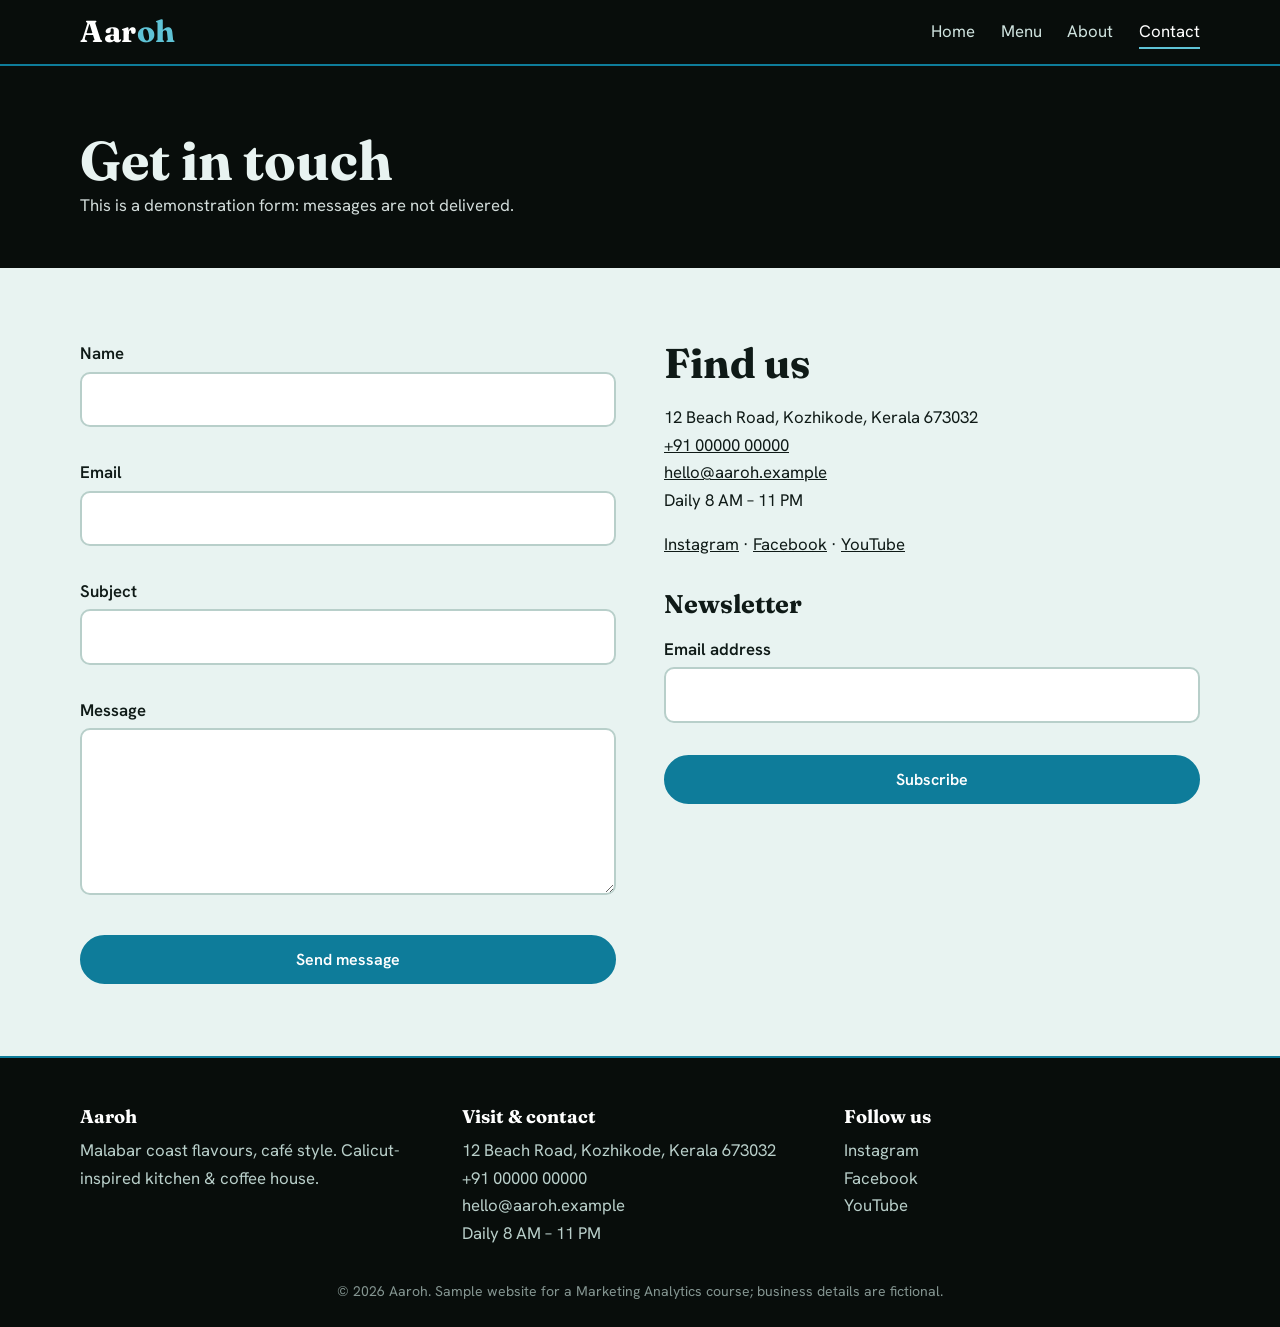
<file: contact.html>
<!DOCTYPE html>
<html lang="en"><head>
  <script async src="https://www.googletagmanager.com/gtm.js?id=GTM-KDMGG44Z"></script>
<script>
  window.dataLayer = window.dataLayer || [];
  function gtag(){dataLayer.push(arguments);}
  gtag('js', new Date());
</script>
<meta charset="UTF-8"><meta name="viewport" content="width=device-width, initial-scale=1">
<title>Contact | Aaroh</title><meta name="description" content="Contact Aaroh, book a table or subscribe to our newsletter.">
<link rel="preconnect" href="https://fonts.googleapis.com"><link rel="preconnect" href="https://fonts.gstatic.com" crossorigin>
<link href="https://fonts.googleapis.com/css2?family=Fraunces:wght@600;700&family=Hanken+Grotesk:wght@400;600&display=swap" rel="stylesheet">
<link rel="stylesheet" href="style.css">
</head><body>
<a class="skip" href="#main">Skip to content</a>
<header><div class="wrap"><nav aria-label="Main navigation">
<a class="logo" href="index.html">Aar<span>oh</span></a>
<button class="burger" aria-expanded="false" aria-controls="menu">Menu</button>
<ul class="menu" id="menu"><li><a href="index.html">Home</a></li><li><a href="products.html">Menu</a></li><li><a href="about.html">About</a></li><li><a href="contact.html" aria-current="page">Contact</a></li></ul></nav></div></header>
<main id="main">
<section class="page-head black"><div class="wrap"><h1 style="font-size:clamp(2.2rem,5vw,3.4rem)">Get in touch</h1><p class="lead">This is a demonstration form: messages are not delivered.</p></div></section>
<section><div class="wrap split" style="align-items:start"><form id="contact-form" novalidate aria-label="Contact form">
<div><label for="name">Name</label><input id="name" name="name" autocomplete="name"><div class="err" id="name-err"></div></div>
<div><label for="email">Email</label><input id="email" name="email" type="email" autocomplete="email"><div class="err" id="email-err"></div></div>
<div><label for="subject">Subject</label><input id="subject" name="subject"><div class="err" id="subject-err"></div></div>
<div><label for="message">Message</label><textarea id="message" name="message" rows="5"></textarea><div class="err" id="message-err"></div></div>
<button class="btn" type="submit">Send message</button><p id="contact-status" class="status" role="status"></p></form>
<div><h2>Find us</h2><p>12 Beach Road, Kozhikode, Kerala 673032<br><a href="tel:+910000000000">+91 00000 00000</a><br><a href="mailto:hello@aaroh.example">hello@aaroh.example</a><br>Daily 8 AM – 11 PM</p>
<p style="margin:1rem 0"><a href="https://www.instagram.com/" target="_blank" rel="noopener">Instagram</a> · <a href="https://www.facebook.com/" target="_blank" rel="noopener">Facebook</a> · <a href="https://www.youtube.com/" target="_blank" rel="noopener">YouTube</a></p>
<h2 style="margin-top:2rem;font-size:1.6rem">Newsletter</h2><form id="news-form" novalidate aria-label="Newsletter signup"><div><label for="news-email">Email address</label><input id="news-email" type="email" autocomplete="email"><div class="err" id="news-email-err"></div></div><button class="btn" type="submit">Subscribe</button><p id="news-status" class="status" role="status"></p></form></div></div></section>
</main>
<footer><div class="wrap"><div class="grid">
<div><h3>Aaroh</h3><p>Malabar coast flavours, café style. Calicut-inspired kitchen &amp; coffee house.</p></div>
<div><h3>Visit &amp; contact</h3><ul><li>12 Beach Road, Kozhikode, Kerala 673032</li><li><a href="tel:+910000000000">+91 00000 00000</a></li><li><a href="mailto:hello@aaroh.example">hello@aaroh.example</a></li><li>Daily 8 AM – 11 PM</li></ul></div>
<div><h3>Follow us</h3><ul><li><a href="https://www.instagram.com/" target="_blank" rel="noopener">Instagram</a></li><li><a href="https://www.facebook.com/" target="_blank" rel="noopener">Facebook</a></li><li><a href="https://www.youtube.com/" target="_blank" rel="noopener">YouTube</a></li></ul></div>
</div><p class="copy">© 2026 Aaroh. Sample website for a Marketing Analytics course; business details are fictional.</p></div></footer>
<script src="script.js"></script>
</body></html>
</file>
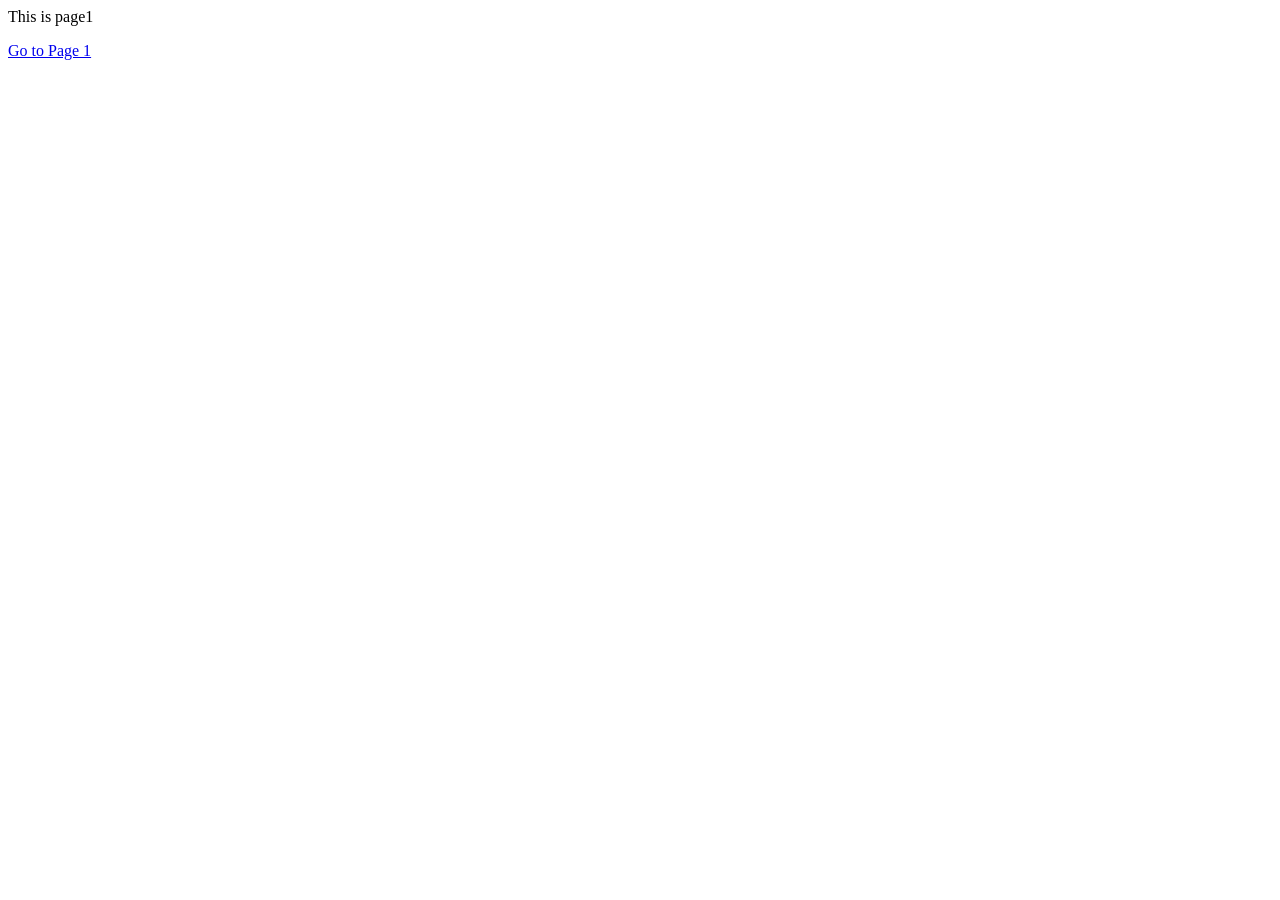
<file: page2.html>
<html>
  <head>
    <script async src="https://www.googletagmanager.com/gtm.js?id=GTM-KDMGG44Z"></script>
<script>
  window.dataLayer = window.dataLayer || [];
  function gtag(){dataLayer.push(arguments);}
  gtag('js', new Date());
</script>
  <title>Page 2</title>
  </head>
  <body>
  <p>This is page1</p>
  <a href="index.html">Go to Page 1</a>
  </body>
</html>
</file>
<file: style.css>
/* Aaroh – Malabar coast theme */
:root{--sea:#0e7c9a;--sea-l:#5fc3d6;--green:#0b3d2e;--green-d:#072a20;--black:#080d0b;--foam:#e8f3f1;--ink:#0f1a17;--white:#fff;--r:14px}
*{box-sizing:border-box;margin:0;padding:0}
html{scroll-behavior:smooth}
body{font-family:'Hanken Grotesk',system-ui,sans-serif;color:var(--ink);background:var(--foam);line-height:1.65;font-size:1.05rem}
h1,h2,h3,.logo{font-family:'Fraunces',Georgia,serif;line-height:1.15}
img{max-width:100%;display:block}
a{color:inherit}
:focus-visible{outline:3px solid var(--sea-l);outline-offset:3px}
.skip{position:absolute;left:-999px;top:0;background:#fff;padding:.5rem 1rem;z-index:99}.skip:focus{left:0}
.wrap{width:min(1120px,92%);margin-inline:auto}
section{padding:4.5rem 0}
.dark{background:var(--green);color:#e8f3f1}.black{background:var(--black);color:#e8f3f1}
h2{font-size:clamp(1.8rem,4vw,2.6rem);margin-bottom:1rem}
.lead{max-width:62ch;opacity:.9}
/* nav */
header{background:var(--black);position:sticky;top:0;z-index:50;border-bottom:2px solid var(--sea)}
nav{display:flex;align-items:center;justify-content:space-between;padding:.9rem 0}
.logo{font-size:1.9rem;color:#fff;text-decoration:none;font-weight:700;letter-spacing:.02em}
.logo span{color:var(--sea-l)}
.menu{display:flex;gap:1.6rem;list-style:none}
.menu a{color:#cfe3df;text-decoration:none;padding:.3rem 0;border-bottom:2px solid transparent;transition:.25s}
.menu a:hover,.menu a[aria-current=page]{color:#fff;border-color:var(--sea-l)}
.burger{display:none;background:none;border:1px solid var(--sea);color:#fff;padding:.4rem .8rem;border-radius:8px;font-size:1rem;cursor:pointer}
/* buttons */
.btn{display:inline-block;background:var(--sea);color:#fff;border:2px solid var(--sea);padding:.75rem 1.6rem;border-radius:999px;font:600 1rem 'Hanken Grotesk',sans-serif;text-decoration:none;cursor:pointer;transition:.25s}
.btn:hover{background:var(--sea-l);border-color:var(--sea-l);color:var(--black);transform:translateY(-2px)}
.btn.ghost{background:transparent;border-color:#fff}.btn.ghost:hover{background:#fff;color:var(--black)}
.btn.sm{padding:.45rem 1.1rem;font-size:.92rem}
/* hero */
.hero{min-height:82vh;display:grid;align-items:center;color:#fff;background:linear-gradient(100deg,rgba(8,13,11,.92) 30%,rgba(11,61,46,.55)),url('https://images.unsplash.com/photo-1589302168068-964664d93dc0?auto=format&fit=crop&w=1600&q=70') center/cover,var(--green-d)}
.hero h1{font-size:clamp(2.6rem,7vw,5rem);max-width:14ch;margin-bottom:1rem}
.hero p{max-width:50ch;font-size:1.2rem;margin-bottom:2rem}
.hero .btn+.btn{margin-left:.6rem}
.hero .meta{margin-top:2.2rem;color:var(--sea-l);font-size:.95rem}
/* grids/cards */
.grid{display:grid;gap:1.6rem;grid-template-columns:repeat(auto-fill,minmax(260px,1fr))}
.split{display:grid;gap:3rem;grid-template-columns:1fr 1fr;align-items:center}
.card{background:#fff;border-radius:var(--r);overflow:hidden;box-shadow:0 6px 18px rgba(8,13,11,.12);display:flex;flex-direction:column;transition:.3s}
.card:hover{transform:translateY(-6px);box-shadow:0 14px 28px rgba(14,124,154,.3)}
.card .ph{aspect-ratio:4/3;background:linear-gradient(135deg,var(--sea),var(--green))}
.card .ph img{width:100%;height:100%;object-fit:cover}
.card .body{padding:1.1rem 1.2rem 1.3rem;display:flex;flex-direction:column;gap:.5rem;flex:1}
.card h3{font-size:1.3rem}.card p{font-size:.97rem;color:#3b4c47;flex:1}
.row{display:flex;justify-content:space-between;align-items:center}
.price{font-weight:700;color:var(--sea);font-size:1.15rem}
.tag{font-size:.8rem;background:var(--foam);color:var(--green);padding:.15rem .7rem;border-radius:99px;align-self:flex-start}
.filters{display:flex;flex-wrap:wrap;gap:.6rem;margin:1.5rem 0 2rem}
.filters button{background:transparent;border:2px solid var(--sea);color:var(--green);padding:.4rem 1.2rem;border-radius:99px;font:600 .95rem 'Hanken Grotesk';cursor:pointer;transition:.25s}
.filters button:hover,.filters button.active{background:var(--sea);color:#fff}
.page-head{padding:4rem 0 3rem}
.rounded{border-radius:var(--r);width:100%;aspect-ratio:4/3;object-fit:cover;background:linear-gradient(135deg,var(--sea),var(--green))}
.stat{border-left:3px solid var(--sea-l);padding-left:1rem}
.quote{background:var(--green-d);padding:1.5rem;border-radius:var(--r);border-top:4px solid var(--sea)}
.quote cite{display:block;margin-top:.8rem;color:var(--sea-l);font-style:normal}
/* forms */
form{display:grid;gap:1rem}
label{font-weight:600;display:block;margin-bottom:.25rem}
input,textarea{width:100%;padding:.75rem 1rem;border-radius:10px;border:2px solid #b8cfca;font:inherit;background:#fff;color:var(--ink)}
input:focus,textarea:focus{border-color:var(--sea);outline:none}
.err{color:#b3261e;font-size:.88rem;min-height:1.1em}
.black .err,.dark .err{color:#ffb4ab}
.status{padding:.8rem 1rem;border-radius:10px;background:var(--sea-l);color:var(--black);display:none}
.status.show{display:block}
/* footer */
footer{background:var(--black);color:#b9cfca;padding:3rem 0 1.5rem;border-top:2px solid var(--sea)}
footer .grid{grid-template-columns:repeat(auto-fit,minmax(220px,1fr))}
footer h3{color:#fff;font-size:1.15rem;margin-bottom:.6rem}
footer ul{list-style:none}footer a{text-decoration:none}footer a:hover{color:var(--sea-l)}
.copy{margin-top:2rem;font-size:.88rem;text-align:center;opacity:.7}
@media(max-width:800px){
.burger{display:block}
.menu{display:none;position:absolute;top:100%;left:0;right:0;background:var(--black);flex-direction:column;padding:1rem 4%;gap:.8rem}
.menu.open{display:flex}
.split{grid-template-columns:1fr}
section{padding:3rem 0}
.hero .btn+.btn{margin:.6rem 0 0}
}
@media(prefers-reduced-motion:reduce){*{transition:none!important;scroll-behavior:auto!important}}
</file>
